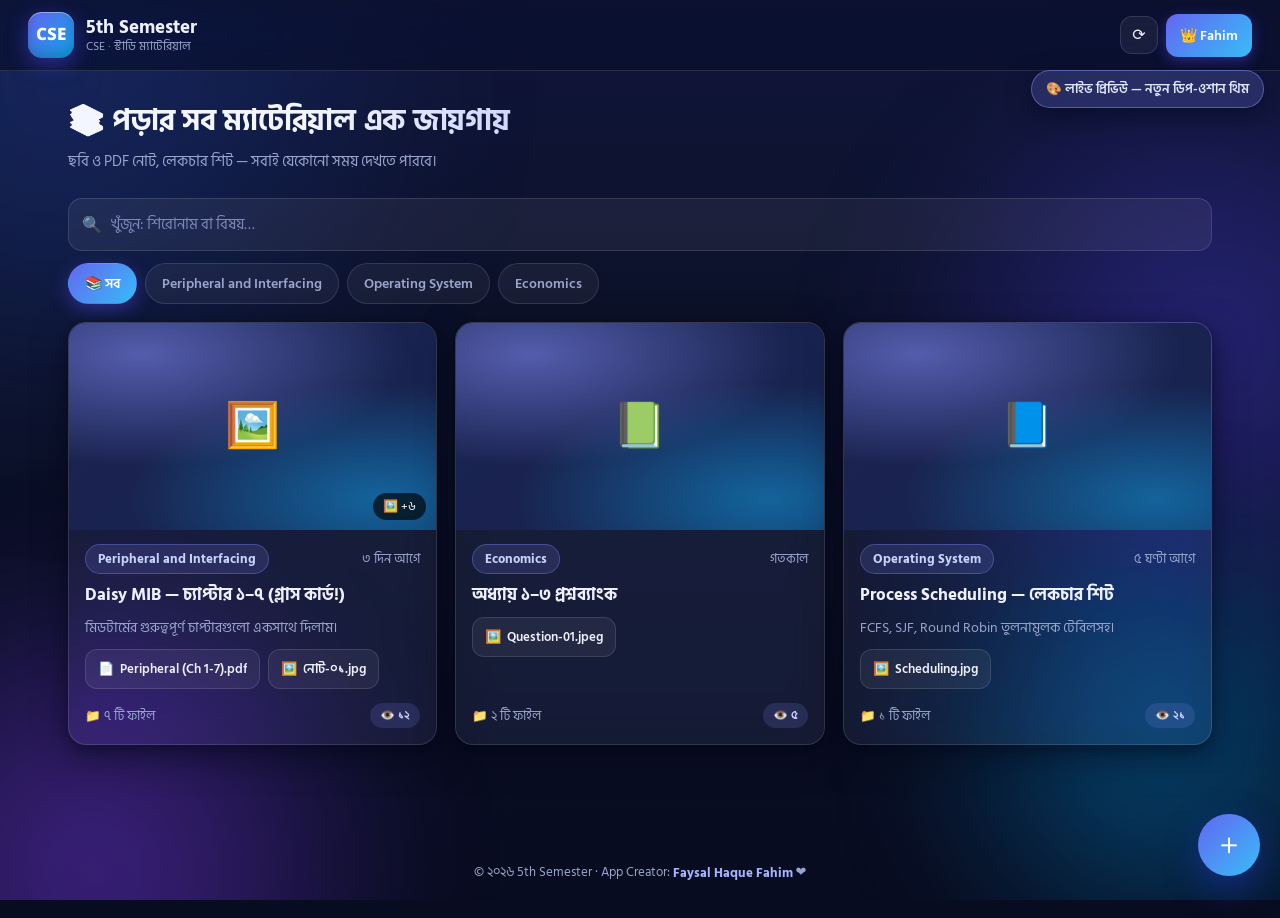
<file: preview.html>
<!doctype html>
<html lang="bn">
<head>
  <meta charset="UTF-8" />
  <meta name="viewport" content="width=device-width, initial-scale=1.0" />
  <title>🌊 ডিপ-ওশান থিম প্রিভিউ</title>
  <meta name="theme-color" content="#0b1026" />
  <link rel="preconnect" href="https://fonts.googleapis.com" />
  <link rel="preconnect" href="https://fonts.gstatic.com" crossorigin />
  <link href="https://fonts.googleapis.com/css2?family=Hind+Siliguri:wght@400;500;600;700&family=Noto+Sans+Bengali:wght@400;500;600;700;800&display=swap" rel="stylesheet" />
  <link rel="stylesheet" href="styles.css" />
  <style>
    /* শুধু প্রিভিউর জন্য — আসল অ্যাপে এগুলো নেই */
    .preview-badge {
      position: fixed; right: 16px; top: 70px; z-index: 60;
      background: rgba(129, 140, 248, .2); border: 1px solid rgba(129, 140, 248, .5);
      color: #e0e7ff; font-size: 12.5px; font-weight: 600;
      padding: 8px 14px; border-radius: 999px;
      box-shadow: 0 8px 24px rgba(2, 6, 22, .5);
      backdrop-filter: blur(12px); -webkit-backdrop-filter: blur(12px);
      pointer-events: none;
    }
    .post-cover {
      background:
        radial-gradient(120% 90% at 20% 15%, rgba(129, 140, 248, .55), transparent 60%),
        radial-gradient(110% 90% at 85% 85%, rgba(14, 165, 233, .5), transparent 62%),
        linear-gradient(135deg, #1c2450, #16224e) !important;
    }
  </style>
</head>
<body>
  <!-- ভাসমান গ্লো ব্লগ -->
  <div class="bg" aria-hidden="true">
    <span class="blob b1"></span>
    <span class="blob b2"></span>
    <span class="blob b3"></span>
    <span class="blob b4"></span>
  </div>

  <span class="preview-badge">🎨 লাইভ প্রিভিউ — নতুন ডিপ-ওশান থিম</span>

  <header class="topbar">
    <div class="brand">
      <div class="brand-mark">CSE</div>
      <div class="brand-text">
        <strong>5th Semester</strong>
        <span>CSE · স্টাডি ম্যাটেরিয়াল</span>
      </div>
    </div>
    <div class="topbar-actions">
      <button class="icon-btn" title="রিফ্রেশ করুন">⟳</button>
      <button class="teacher-btn" title="App Creator">👑 Fahim</button>
    </div>
  </header>

  <section class="hero">
    <h1>📚 পড়ার সব ম্যাটেরিয়াল এক জায়গায়</h1>
    <p>ছবি ও PDF নোট, লেকচার শিট — সবাই যেকোনো সময় দেখতে পারবে।</p>
  </section>

  <section class="filters">
    <div class="search-wrap">
      <span class="search-icon">🔍</span>
      <input id="search" type="search" placeholder="খুঁজুন: শিরোনাম বা বিষয়…" />
    </div>
    <div class="chips">
      <button class="chip active">📚 সব</button>
      <button class="chip">Peripheral and Interfacing</button>
      <button class="chip">Operating System</button>
      <button class="chip">Economics</button>
    </div>
  </section>

  <main class="feed">
    <article class="post-card">
      <div class="post-cover">
        <div class="cover-placeholder">🖼️</div>
        <span class="cover-count">🖼️ +৬</span>
      </div>
      <div class="post-body">
        <div class="post-meta"><span class="badge">Peripheral and Interfacing</span><span class="time">৩ দিন আগে</span></div>
        <h3>Daisy MIB — চ্যাপ্টার ১–৭ (গ্লাস কার্ড!)</h3>
        <p class="post-desc">মিডটার্মের গুরুত্বপূর্ণ চাপ্টারগুলো একসাথে দিলাম।</p>
        <div class="file-row">
          <span class="file-pair"><span class="file-chip"><span>📄</span><span class="fname">Peripheral (Ch 1-7).pdf</span></span></span>
          <span class="file-pair"><span class="file-chip"><span>🖼️</span><span class="fname">নোট-০১.jpg</span></span></span>
        </div>
        <div class="post-foot">
          <span class="time">📁 ৭ টি ফাইল</span>
          <span class="views">👁️ ১২</span>
        </div>
      </div>
    </article>

    <article class="post-card">
      <div class="post-cover">
        <div class="cover-placeholder">📗</div>
      </div>
      <div class="post-body">
        <div class="post-meta"><span class="badge">Economics</span><span class="time">গতকাল</span></div>
        <h3>অধ্যায় ১–৩ প্রশ্নব্যাংক</h3>
        <div class="file-row">
          <span class="file-pair"><span class="file-chip"><span>🖼️</span><span class="fname">Question-01.jpeg</span></span></span>
        </div>
        <div class="post-foot">
          <span class="time">📁 ২ টি ফাইল</span>
          <span class="views">👁️ ৫</span>
        </div>
      </div>
    </article>

    <article class="post-card">
      <div class="post-cover">
        <div class="cover-placeholder">📘</div>
      </div>
      <div class="post-body">
        <div class="post-meta"><span class="badge">Operating System</span><span class="time">৫ ঘণ্টা আগে</span></div>
        <h3>Process Scheduling — লেকচার শিট</h3>
        <p class="post-desc">FCFS, SJF, Round Robin তুলনামূলক টেবিলসহ।</p>
        <div class="file-row">
          <span class="file-pair"><span class="file-chip"><span>🖼️</span><span class="fname">Scheduling.jpg</span></span></span>
        </div>
        <div class="post-foot">
          <span class="time">📁 ১ টি ফাইল</span>
          <span class="views">👁️ ২১</span>
        </div>
      </div>
    </article>
  </main>

  <button class="fab" title="নতুন আপলোড">＋</button>

  <footer class="footer">
    <span>© ২০২৬ 5th Semester · App Creator: <a href="#" class="creator-link">Faysal Haque Fahim</a> ❤️</span>
  </footer>
</body>
</html>
</file>
<file: styles.css>
/* ============================================================
   5th Semester (CSE) — ডিপ-ওশান থিম (Deep Ocean)
   গাঢ় নেভি + ভাসমান গ্লো ব্লব + গ্লাস কার্ড (Glassmorphism)
   ============================================================ */
* { margin: 0; padding: 0; box-sizing: border-box; }

:root {
  color-scheme: dark;
  --primary: #818cf8;
  --primary-dark: #6366f1;
  --accent: #38bdf8;
  --bg: #0b1026;
  --card: rgba(255, 255, 255, .06);
  --card-solid: #141a36;
  --text: #eef0ff;
  --muted: #9aa5ce;
  --border: rgba(255, 255, 255, .14);
  --glass-border: rgba(255, 255, 255, .12);
  --danger: #f87171;
  --radius: 18px;
  --shadow: 0 12px 34px rgba(2, 6, 22, .5), 0 3px 12px rgba(2, 6, 22, .3);
  --shadow-hover: 0 20px 50px rgba(2, 6, 22, .6), 0 5px 18px rgba(2, 6, 22, .35), 0 0 0 1px rgba(129, 140, 248, .22);
}

html { scroll-behavior: smooth; }

body {
  font-family: 'Hind Siliguri', 'Noto Sans Bengali', system-ui, sans-serif;
  background: linear-gradient(180deg, #10163a 0%, #0b1026 42%, #080c20 100%);
  color: var(--text);
  min-height: 100vh;
  -webkit-font-smoothing: antialiased;
  overflow-x: hidden;
}

/* ---------- ভাসমান গ্লো ব্লব ---------- */
.bg { position: fixed; inset: 0; z-index: -1; overflow: hidden; pointer-events: none; }
.blob { position: absolute; border-radius: 50%; filter: blur(58px); opacity: .5; will-change: transform; }
.b1 { width: 54vmax; height: 54vmax; left: -16vmax; top: -14vmax; background: radial-gradient(circle at 38% 38%, #1e3a8a, transparent 68%); animation: drift1 30s ease-in-out infinite; }
.b2 { width: 48vmax; height: 48vmax; right: -14vmax; top: 8vmax; background: radial-gradient(circle at 60% 40%, #4338ca, transparent 68%); animation: drift2 26s ease-in-out infinite; }
.b3 { width: 46vmax; height: 46vmax; left: -12vmax; bottom: -16vmax; background: radial-gradient(circle at 42% 60%, #7c3aed, transparent 68%); animation: drift3 34s ease-in-out infinite; }
.b4 { width: 40vmax; height: 40vmax; right: -10vmax; bottom: -8vmax; background: radial-gradient(circle at 52% 50%, #0284c7, transparent 70%); animation: drift4 38s ease-in-out infinite; }

@keyframes drift1 { 0%, 100% { transform: translate(0, 0) scale(1); } 33% { transform: translate(5vmax, 4vmax) scale(1.08); } 66% { transform: translate(2vmax, -5vmax) scale(.94); } }
@keyframes drift2 { 0%, 100% { transform: translate(0, 0) scale(1); } 33% { transform: translate(-6vmax, 3vmax) scale(.92); } 66% { transform: translate(-2vmax, -4vmax) scale(1.06); } }
@keyframes drift3 { 0%, 100% { transform: translate(0, 0) scale(1); } 33% { transform: translate(4vmax, -4vmax) scale(1.05); } 66% { transform: translate(-5vmax, 3vmax) scale(.95); } }
@keyframes drift4 { 0%, 100% { transform: translate(0, 0) scale(1); } 33% { transform: translate(-5vmax, -3vmax) scale(1.07); } 66% { transform: translate(4vmax, 4vmax) scale(.93); } }
::selection { background: rgba(129, 140, 248, .35); color: #fff; }
::-webkit-scrollbar { width: 10px; height: 10px; }
::-webkit-scrollbar-track { background: transparent; }
::-webkit-scrollbar-thumb { background: #2c3763; border-radius: 8px; border: 2px solid var(--bg); }
::-webkit-scrollbar-thumb:hover { background: #3c4a80; }

button:focus-visible, a:focus-visible { outline: 3px solid rgba(129, 140, 248, .6); outline-offset: 2px; border-radius: 10px; }
.hidden { display: none !important; }
button { font-family: inherit; cursor: pointer; }
input, select, textarea { font-family: inherit; }
img { max-width: 100%; display: block; }

/* ---------- টপবার ---------- */
.topbar {
  position: sticky; top: 0; z-index: 50;
  display: flex; align-items: center; justify-content: space-between; gap: 10px;
  padding: 12px clamp(14px, 4vw, 28px);
  background: rgba(11, 16, 38, .68);
  backdrop-filter: blur(16px) saturate(150%);
  -webkit-backdrop-filter: blur(16px) saturate(150%);
  border-bottom: 1px solid var(--glass-border);
}
.brand { display: flex; align-items: center; gap: 12px; min-width: 0; }
.brand-mark {
  width: 46px; height: 46px; border-radius: 14px; flex: none;
  display: grid; place-items: center;
  background: linear-gradient(135deg, #6366f1, #0ea5e9);
  color: #fff; font-weight: 800; font-size: 17px;
  box-shadow: 0 6px 20px rgba(79, 70, 229, .5), inset 0 1px 0 rgba(255, 255, 255, .4), inset 0 -6px 12px rgba(0, 0, 0, .18);
  font-family: 'Noto Sans Bengali', sans-serif;
}
.brand-text { display: flex; flex-direction: column; line-height: 1.25; min-width: 0; }
.brand-text strong { font-size: 19px; font-weight: 700; white-space: nowrap; overflow: hidden; text-overflow: ellipsis; }
.brand-text span { font-size: 12px; color: var(--muted); white-space: nowrap; overflow: hidden; text-overflow: ellipsis; }
.topbar-actions { display: flex; align-items: center; gap: 8px; }

.icon-btn {
  width: 38px; height: 38px; border-radius: 12px; border: 1px solid var(--glass-border);
  background: rgba(255, 255, 255, .06); color: var(--text); font-size: 16px;
  display: inline-grid; place-items: center; text-decoration: none; transition: .15s;
}
.icon-btn:hover { border-color: var(--primary); color: var(--primary); background: rgba(129, 140, 248, .12); }

.teacher-btn {
  border: none; border-radius: 12px; padding: 10px 14px;
  background: linear-gradient(135deg, var(--primary-dark), var(--accent));
  color: #fff; font-size: 14px; font-weight: 600; transition: .15s; white-space: nowrap;
  box-shadow: 0 4px 14px rgba(79, 70, 229, .45);
}
.teacher-btn:hover { filter: brightness(1.08); transform: translateY(-1px); box-shadow: 0 8px 20px rgba(79, 70, 229, .55); }
.teacher-btn.out { background: rgba(248, 113, 113, .12); color: var(--danger); border: 1px solid rgba(248, 113, 113, .4); }

/* ---------- সেটআপ ওয়ার্নিং ---------- */
.setup-warning {
  width: min(calc(100% - 28px), 1172px);
  margin: 12px auto 0; padding: 12px 16px; border-radius: 14px;
  background: rgba(180, 83, 9, .14); border: 1px solid rgba(251, 191, 36, .4); color: #fcd34d;
  font-size: 14px; line-height: 1.5;
}

/* ---------- হিরো ---------- */
.hero { padding: 26px clamp(14px, 4vw, 28px) 6px; max-width: 1200px; margin: 0 auto; }
.hero h1 {
  font-size: clamp(20px, 3.4vw, 30px); font-weight: 800; letter-spacing: -.01em;
  background: linear-gradient(92deg, #f4f6ff 20%, #a5b4fc 60%, #38bdf8 95%);
  -webkit-background-clip: text; background-clip: text; -webkit-text-fill-color: transparent;
}
.hero p { color: var(--muted); margin-top: 4px; font-size: 15px; }
/* ---------- সার্চ ও বিষয় ফিল্টার ---------- */
.filters { max-width: 1200px; margin: 18px auto 0; padding: 0 clamp(14px, 4vw, 28px); display: flex; flex-direction: column; gap: 12px; }
.search-wrap { position: relative; }
.search-icon { position: absolute; left: 14px; top: 50%; transform: translateY(-50%); opacity: .65; }
#search {
  width: 100%; padding: 13px 16px 13px 42px; border-radius: 14px;
  border: 1.5px solid var(--glass-border); background: rgba(255, 255, 255, .06); color: var(--text);
  font-size: 15px; outline: none; transition: .15s;
}
#search::placeholder { color: #7d88b8; }
#search:focus { border-color: var(--primary); box-shadow: 0 0 0 4px rgba(129, 140, 248, .18); }
.chips { display: flex; flex-wrap: wrap; gap: 8px; }
.chip {
  flex: none; padding: 8px 16px; border-radius: 999px; border: 1.5px solid var(--glass-border);
  background: rgba(255, 255, 255, .05); color: var(--muted); font-size: 14px; font-weight: 600; transition: .15s;
}
.chip:hover { border-color: rgba(129, 140, 248, .7); color: var(--text); background: rgba(129, 140, 248, .1); transform: translateY(-1px); }
.chip.active {
  background: linear-gradient(135deg, var(--primary-dark), var(--accent));
  border-color: transparent; color: #fff;
  box-shadow: 0 6px 18px rgba(79, 70, 229, .45);
}

/* ---------- ফিড ও পোস্ট কার্ড ---------- */
.feed {
  max-width: 1200px; margin: 18px auto 90px; padding: 0 clamp(14px, 4vw, 28px);
  display: grid; gap: 18px; grid-template-columns: 1fr;
}
@media (min-width: 760px) { .feed { grid-template-columns: repeat(2, 1fr); } }
@media (min-width: 1100px) { .feed { grid-template-columns: repeat(3, 1fr); } }

.post-card {
  background: var(--card);
  border-radius: var(--radius); overflow: hidden;
  border: 1px solid var(--glass-border);
  box-shadow: var(--shadow);
  display: flex; flex-direction: column;
  backdrop-filter: blur(18px) saturate(140%);
  -webkit-backdrop-filter: blur(18px) saturate(140%);
  transition: transform .22s ease, box-shadow .22s ease, border-color .22s ease, background .22s ease;
}
.post-card:hover { transform: translateY(-4px); box-shadow: var(--shadow-hover); border-color: rgba(129, 140, 248, .35); background: rgba(255, 255, 255, .09); }
.post-cover { position: relative; aspect-ratio: 16 / 9; background: linear-gradient(135deg, #1c2450, #16224e); overflow: hidden; }
.post-cover img { width: 100%; height: 100%; object-fit: cover; transition: transform .4s ease; }
.post-card:hover .post-cover img { transform: scale(1.045); }
.cover-placeholder { width: 100%; height: 100%; display: grid; place-items: center; font-size: 44px; }
.cover-count {
  position: absolute; right: 10px; bottom: 10px;
  background: rgba(0, 0, 0, .65); color: #fff; font-size: 12px; padding: 4px 10px; border-radius: 999px;
}

.post-body { padding: 14px 16px 16px; display: flex; flex-direction: column; gap: 10px; flex: 1; }
.post-meta { display: flex; align-items: center; justify-content: space-between; gap: 8px; }
.badge {
  background: rgba(129, 140, 248, .16);
  border: 1px solid rgba(129, 140, 248, .35);
  color: #c7d2fe; font-size: 12.5px; font-weight: 700; padding: 4px 12px; border-radius: 999px;
}
.time { color: var(--muted); font-size: 12.5px; white-space: nowrap; }
.post-body h3 { font-size: 17px; font-weight: 700; line-height: 1.4; word-break: break-word; }
.post-desc { color: var(--muted); font-size: 14px; line-height: 1.55; white-space: pre-line; word-break: break-word; }
.file-row { display: flex; flex-wrap: wrap; gap: 8px; }
.file-pair { display: inline-flex; align-items: stretch; gap: 4px; max-width: 100%; }
.file-chip {
  display: inline-flex; align-items: center; gap: 6px; min-width: 0;
  padding: 8px 12px; border-radius: 12px; border: 1.5px solid var(--glass-border);
  background: rgba(255, 255, 255, .06); font-size: 13px; font-weight: 600; color: var(--text); transition: .15s;
}
.file-chip:hover { border-color: var(--primary); color: var(--primary); background: rgba(129, 140, 248, .1); }
.file-chip .fname { max-width: 150px; overflow: hidden; text-overflow: ellipsis; white-space: nowrap; }
.dl-btn {
  display: inline-grid; place-items: center; text-decoration: none; font-size: 13px;
  padding: 0 10px; border-radius: 12px; border: 1.5px solid var(--glass-border);
  background: rgba(255, 255, 255, .08); color: var(--text); transition: .15s;
}
.dl-btn:hover { border-color: var(--primary); color: var(--primary); background: rgba(129, 140, 248, .12); }

.post-foot { margin-top: auto; display: flex; align-items: center; justify-content: space-between; gap: 8px; padding-top: 4px; }
.del-btn {
  border: 1.5px solid rgba(248, 113, 113, .4); color: var(--danger); background: rgba(248, 113, 113, .1);
  padding: 7px 12px; border-radius: 12px; font-size: 13px; font-weight: 600; transition: .15s;
}
.del-btn:hover { background: rgba(248, 113, 113, .2); }
.views {
  background: rgba(129, 140, 248, .16); color: #c7d2fe;
  padding: 3px 10px; border-radius: 999px; font-size: 12px; font-weight: 600;
  white-space: nowrap;
}

/* ---------- অবস্থা বক্স (লোডিং/খালি) ---------- */
.state-box { text-align: center; padding: 60px 20px; color: var(--muted); }
.empty-emoji { font-size: 52px; margin-bottom: 8px; }
.state-box h2 { color: var(--text); font-size: 20px; margin-bottom: 4px; }
.spinner {
  width: 42px; height: 42px; margin: 0 auto 12px; border-radius: 50%;
  border: 4px solid rgba(129, 140, 248, .2); border-top-color: var(--primary);
  animation: spin 1s linear infinite;
}
@keyframes spin { to { transform: rotate(360deg); } }

/* ---------- ফ্লোটিং আপলোড বাটন ---------- */
.fab {
  position: fixed; right: 20px; bottom: 24px; z-index: 40; color: #fff;
  width: 62px; height: 62px; border-radius: 50%; border: none;
  background: linear-gradient(135deg, var(--primary-dark), var(--accent));
  font-size: 30px; font-weight: 500;
  box-shadow: 0 12px 32px rgba(30, 50, 180, .55);
  display: grid; place-items: center; transition: .15s;
  animation: fabPulse 2.6s ease-out infinite;
}
.fab:hover { transform: translateY(-2px) scale(1.05); animation-play-state: paused; box-shadow: 0 16px 40px rgba(30, 50, 180, .7); }
@keyframes fabPulse {
  0% { box-shadow: 0 12px 32px rgba(30, 50, 180, .5), 0 0 0 0 rgba(99, 102, 241, .35); }
  70% { box-shadow: 0 12px 32px rgba(30, 50, 180, .5), 0 0 0 18px rgba(99, 102, 241, 0); }
  100% { box-shadow: 0 12px 32px rgba(30, 50, 180, .5), 0 0 0 0 rgba(99, 102, 241, 0); }
}
/* ---------- মডাল ---------- */
.modal { position: fixed; inset: 0; z-index: 100; display: grid; place-items: center; padding: 16px; }
.modal-backdrop { position: absolute; inset: 0; background: rgba(5, 8, 22, .72); backdrop-filter: blur(6px); -webkit-backdrop-filter: blur(6px); }
.modal-card {
  position: relative; width: min(560px, 100%); max-height: min(88vh, 800px); overflow-y: auto;
  background: rgba(21, 27, 58, .88);
  backdrop-filter: blur(24px) saturate(140%);
  -webkit-backdrop-filter: blur(24px) saturate(140%);
  border-radius: 24px; padding: 20px;
  border: 1px solid rgba(255, 255, 255, .14);
  box-shadow: 0 30px 80px rgba(0, 0, 0, .6), 0 4px 16px rgba(0, 0, 0, .35);
  color: var(--text);
  animation: pop .18s ease;
}
.modal-card.small { width: min(400px, 100%); }
@keyframes pop { from { transform: translateY(14px) scale(.97); opacity: 0; } }
.modal-head { display: flex; align-items: center; justify-content: space-between; gap: 10px; margin-bottom: 14px; }
.modal-head h3 { font-size: 18px; font-weight: 700; }

.field { display: flex; flex-direction: column; gap: 6px; font-size: 14px; font-weight: 600; margin-bottom: 12px; }
.field em { color: var(--danger); font-style: normal; }
.field input, .field select, .field textarea {
  padding: 11px 14px; border-radius: 12px; border: 1.5px solid var(--glass-border);
  font-size: 15px; font-weight: 500; outline: none;
  background: rgba(255, 255, 255, .06); color: var(--text); transition: .15s; resize: vertical;
}
.field input::placeholder, .field textarea::placeholder { color: #7d88b8; }
.field select option { color: var(--text); background: var(--card-solid); }
.field input:focus, .field select:focus, .field textarea:focus {
  border-color: var(--primary); box-shadow: 0 0 0 4px rgba(129, 140, 248, .16);
}

.primary-button {
  border: none; border-radius: 14px; padding: 13px 20px;
  background: linear-gradient(135deg, var(--primary-dark), var(--accent));
  color: #fff; font-size: 15px; font-weight: 700; transition: .15s;
  box-shadow: 0 6px 18px rgba(99, 102, 241, .4);
}
.primary-button:hover { filter: brightness(1.08); transform: translateY(-1px); box-shadow: 0 10px 24px rgba(99, 102, 241, .5); }
.primary-button:active { transform: translateY(0); }
.primary-button:disabled { opacity: .6; cursor: not-allowed; }
.primary-button.wide { width: 100%; }
.secondary-button {
  border: 1.5px dashed rgba(129, 140, 248, .8); background: rgba(129, 140, 248, .14); color: #c7d2fe;
  padding: 12px 18px; border-radius: 14px; font-size: 14px; font-weight: 700; transition: .15s;
}
.secondary-button:hover { background: rgba(129, 140, 248, .24); }

.login-note {
  font-size: 13.5px; color: var(--muted); background: rgba(255, 255, 255, .05);
  border: 1px solid var(--glass-border); border-radius: 12px; padding: 10px 12px; margin-bottom: 12px; line-height: 1.5;
}
.error-msg { color: var(--danger); font-size: 13.5px; font-weight: 600; margin-bottom: 10px; }

.file-pick { display: flex; align-items: center; gap: 10px; flex-wrap: wrap; margin: 4px 0 12px; }
.share-actions { display: grid; gap: 10px; }
.share-actions .primary-button { justify-content: center; }
.hint { font-size: 12px; color: var(--muted); }
.file-list { display: flex; flex-direction: column; gap: 8px; margin-bottom: 12px; }
.file-item {
  display: flex; align-items: center; gap: 10px;
  border: 1px solid var(--glass-border); background: rgba(255, 255, 255, .04); padding: 8px 10px; border-radius: 12px;
}
.file-thumb {
  width: 42px; height: 42px; border-radius: 10px; object-fit: cover; flex: none;
  background: rgba(129, 140, 248, .15); display: grid; place-items: center; font-size: 20px;
}
.file-info { flex: 1; min-width: 0; }
.file-info .n { font-size: 13.5px; font-weight: 600; white-space: nowrap; overflow: hidden; text-overflow: ellipsis; }
.file-info .s { font-size: 12px; color: var(--muted); }
.remove-file { border: none; background: none; color: var(--danger); font-size: 16px; padding: 6px; }
.upload-progress {
  text-align: center; font-size: 14px; font-weight: 600; color: #c7d2fe;
  background: rgba(129, 140, 248, .14); border-radius: 12px; padding: 10px; margin-bottom: 12px; word-break: break-word;
}
/* ---------- PDF ভিউয়ার ---------- */
.pdf-modal { padding: 0; }
.pdf-card { position: relative; width: 100%; height: 100vh; background: #0b1026; display: flex; flex-direction: column; }
@media (min-width: 640px) { .pdf-card { width: min(920px, 94%); height: 94vh; border-radius: 18px; overflow: hidden; } }
.pdf-head { padding: 12px 16px; border-bottom: 1px solid var(--glass-border); margin-bottom: 0; }
.pdf-head h3 { font-size: 15px; white-space: nowrap; overflow: hidden; text-overflow: ellipsis; max-width: 52vw; }
.pdf-tools { display: flex; gap: 8px; }
#pdf-frame { flex: 1; border: none; width: 100%; background: #0a0e26; }

/* ---------- ছবি লাইটবক্স ---------- */
.lightbox { position: fixed; inset: 0; z-index: 120; background: rgba(5, 8, 22, .94); display: grid; place-items: center; }
#lb-img {
  max-width: 92vw; max-height: 84vh; border-radius: 10px;
  box-shadow: 0 20px 60px rgba(0, 0, 0, .6);
  cursor: zoom-in; touch-action: none;
}
#lb-img.zoomed { cursor: grab; }
#lb-img.panning { cursor: grabbing; }
#lb-img.lb-anim { animation: lbIn .22s ease; }
@keyframes lbIn { from { opacity: 0; transform: translateX(var(--lb-x, 0)) scale(.985); } }
.lb-btn {
  position: absolute; border: none; color: #fff; background: rgba(255, 255, 255, .14);
  width: 46px; height: 46px; border-radius: 50%; font-size: 20px;
  display: grid; place-items: center; transition: .15s;
}
.lb-btn:hover { background: rgba(255, 255, 255, .28); }
.lb-close { top: 16px; right: 16px; }
.lb-prev { left: 12px; top: 50%; transform: translateY(-50%); font-size: 30px; }
.lb-next { right: 12px; top: 50%; transform: translateY(-50%); font-size: 30px; }
.lb-caption { position: absolute; bottom: 18px; left: 0; right: 0; text-align: center; color: #c7ccff; font-size: 13.5px; padding: 0 60px; }

/* ---------- টোস্ট ও ফুটার ---------- */
.toast {
  position: fixed; left: 50%; bottom: 26px; transform: translateX(-50%) translateY(20px);
  background: rgba(16, 20, 39, .92); color: var(--text); padding: 12px 20px; border-radius: 14px;
  font-size: 14px; font-weight: 600; box-shadow: 0 12px 32px rgba(0, 0, 0, .5); border: 1px solid var(--glass-border);
  opacity: 0; pointer-events: none; transition: .25s; z-index: 200; max-width: 90vw; text-align: center;
}
.toast.show { opacity: 1; transform: translateX(-50%) translateY(0); }
.toast.err { background: rgba(127, 29, 29, .95); color: #fecaca; border-color: rgba(248, 113, 113, .4); }
.toast.ok { background: rgba(6, 78, 59, .95); color: #a7f3d0; border-color: rgba(52, 211, 153, .4); }

.footer { text-align: center; padding: 26px 16px 34px; color: var(--muted); font-size: 13px; }
.creator-link {
  display: inline-flex; align-items: center; gap: 5px;
  color: #a5b4fc; font-weight: 700; text-decoration: none;
  border-bottom: 1.5px dashed #a5b4fc; transition: .15s;
  vertical-align: middle;
}
.creator-link svg { width: 15px; height: 15px; flex: none; }
.creator-link:hover { color: #c7d2fe; border-bottom-style: solid; }
a.creator-link[href="#"], a.creator-link:not([href]) { pointer-events: none; border-bottom: none; cursor: default; }

/* ---------- অ্যাক্সেসিবিলিটি ও ফ্যালব্যাক ---------- */
@media (prefers-reduced-motion: reduce) {
  .blob, .fab { animation: none !important; }
  .post-card:hover { transform: none; }
}
@supports not ((backdrop-filter: blur(1px)) or (-webkit-backdrop-filter: blur(1px))) {
  .post-card, .topbar, .modal-card { background: #12183a; }
}
</file>
